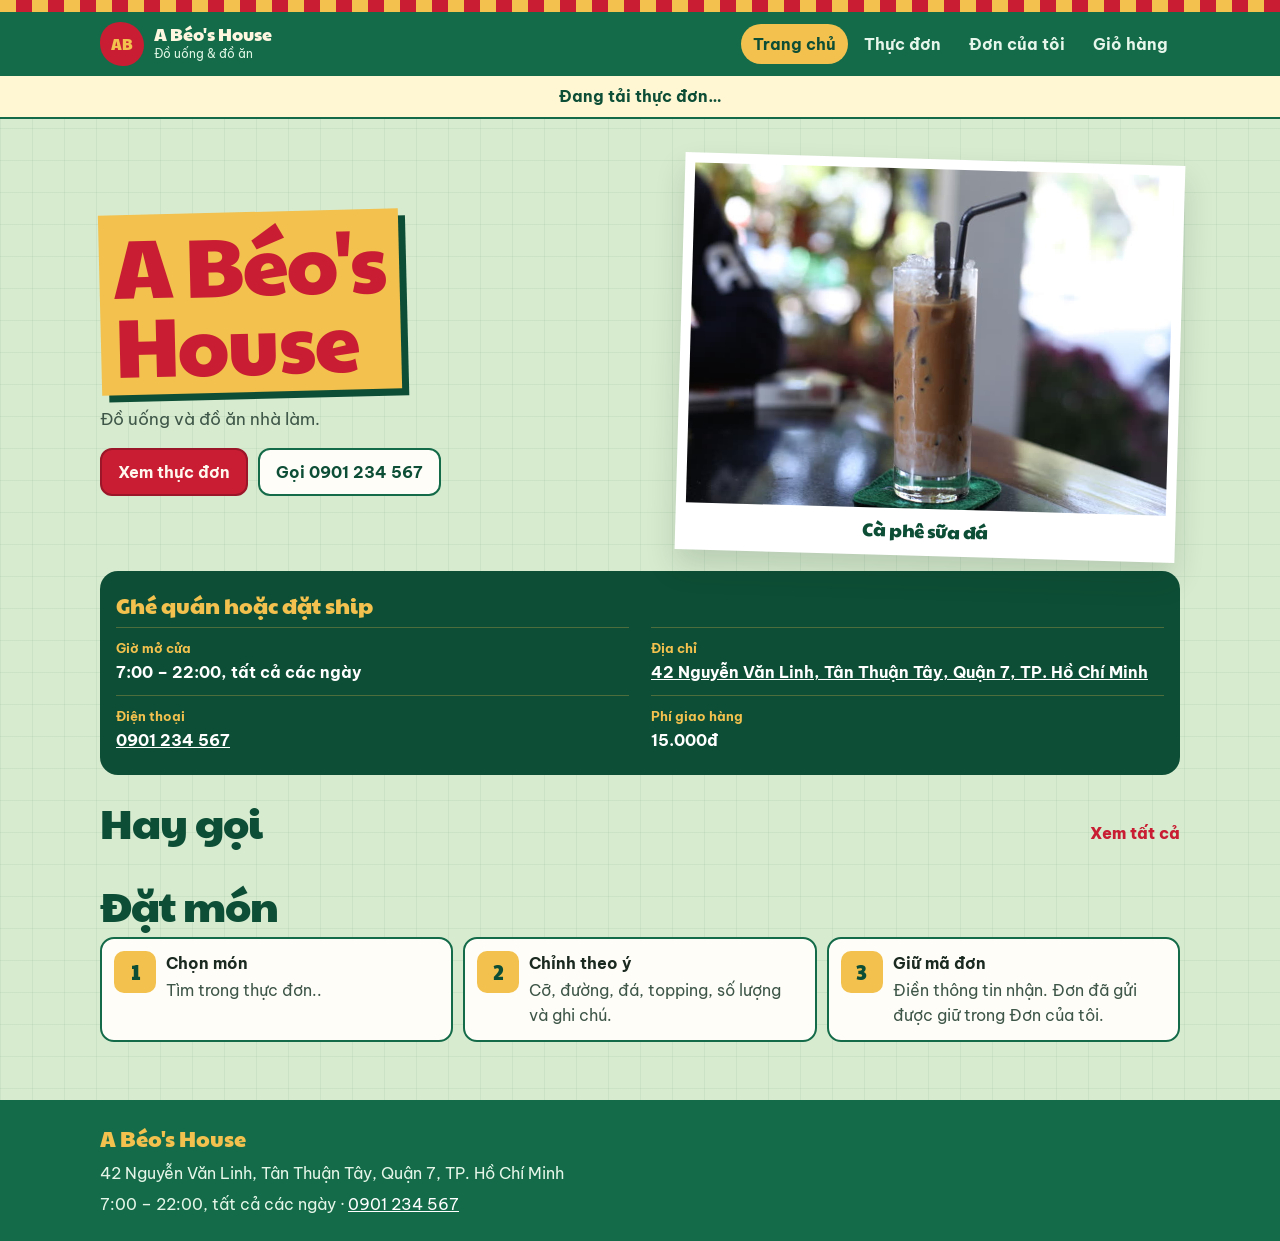
<file: index.html>
<!DOCTYPE html>
<html lang="vi">
<head>
  <meta charset="utf-8">
  <meta name="viewport" content="width=device-width, initial-scale=1">
  <title>A Béo's House — Đồ uống & đồ ăn</title>
  <meta name="description" content="Đặt đồ uống và đồ ăn tại A Béo's House. Quán nhỏ, món nhà làm, giao trong ngày.">
  <meta name="theme-color" content="#146b4a">
  <link rel="icon" href="favicon.svg" type="image/svg+xml">
  <link rel="preconnect" href="https://fonts.googleapis.com">
  <link rel="preconnect" href="https://fonts.gstatic.com" crossorigin>
  <link href="https://fonts.googleapis.com/css2?family=Be+Vietnam+Pro:wght@400;500;600;700&family=Paytone+One&display=swap" rel="stylesheet">
  <link rel="stylesheet" href="css/styles.css?v=20261127l">
</head>
<body data-page="home">
  <a class="skip" href="#main">Tới nội dung</a>
  <header class="site-header">
    <div class="wrap header-inner">
      <a class="brand" href="index.html">
        <span class="brand-mark" aria-hidden="true">AB</span>
        <span>
          <strong>A Béo's House</strong>
          <small>Đồ uống & đồ ăn</small>
        </span>
      </a>
      <nav class="nav" aria-label="Chính">
        <a href="index.html" class="is-active" aria-current="page">Trang chủ</a>
        <a href="menu.html">Thực đơn</a>
        <a href="orders.html">Đơn của tôi <span class="badge is-zero" data-order-count>0</span></a>
        <a href="cart.html">Giỏ hàng <span class="badge is-zero" data-cart-count>0</span></a>
      </nav>
      <a class="header-cart" href="cart.html" aria-label="Giỏ hàng">
        <svg width="22" height="22" viewBox="0 0 24 24" aria-hidden="true" fill="none" stroke="currentColor" stroke-width="2"><path d="M6 7h12l-1 13H7L6 7z"/><path d="M9 7a3 3 0 0 1 6 0"/></svg>
        <span class="badge is-zero" data-cart-count>0</span>
      </a>
    </div>
  </header>
  <main id="main">
    <div class="wrap">
      <section class="hero">
        <div class="sign">
          <h1>A Béo's<br>House</h1>
          <p class="lede" data-bind="tagline">Đồ uống và đồ ăn nhà làm.</p>
          <div class="hero-actions">
            <a class="btn btn-primary" href="menu.html">Xem thực đơn</a>
            <a class="btn btn-ghost" data-bind-phone data-phone-prefix="Gọi" href="tel:+84901234567">Gọi 0901 234 567</a>
          </div>
        </div>
        <figure class="polaroid">
          <img src="img/cf-sua-da.jpg" alt="Cà phê sữa đá" data-bind-src="heroImage">
          <figcaption data-bind="heroCaption">Cà phê sữa đá</figcaption>
        </figure>
      </section>
      <aside class="hero-panel">
          <div class="panel-top">
            <p class="panel-kicker">Ghé quán hoặc đặt ship</p>
          </div>
          <ul class="facts">
            <li>
              <span class="fact-label">Giờ mở cửa</span>
              <strong data-bind="hours">7:00 – 22:00, tất cả các ngày</strong>
            </li>
            <li>
              <span class="fact-label">Địa chỉ</span>
              <strong><a data-bind="address" data-map-link href="https://maps.google.com/?q=42%20Nguy%E1%BB%85n%20V%C4%83n%20Linh%2C%20T%C3%A2n%20Thu%E1%BA%ADn%20T%C3%A2y%2C%20Qu%E1%BA%ADn%207%2C%20TP.%20H%E1%BB%93%20Ch%C3%AD%20Minh">42 Nguyễn Văn Linh, Tân Thuận Tây, Quận 7, TP. Hồ Chí Minh</a></strong>
            </li>
            <li>
              <span class="fact-label">Điện thoại</span>
              <strong><a data-bind-phone data-phone-prefix="" href="tel:+84901234567">0901 234 567</a></strong>
            </li>
            <li>
              <span class="fact-label">Phí giao hàng</span>
              <strong data-bind="deliveryFee">15.000đ</strong>
            </li>
          </ul>
        </aside>

      <section>
        <div class="section-head">
          <h2>Hay gọi</h2>
          <a href="menu.html">Xem tất cả</a>
        </div>
        <div class="grid cols-3" id="featured"></div>
      </section>

      <section>
        <div class="section-head"><h2>Đặt món</h2></div>
        <ol class="steps">
          <li><span class="num">1</span><div><strong>Chọn món</strong><p>Tìm trong thực đơn..</p></div></li>
          <li><span class="num">2</span><div><strong>Chỉnh theo ý</strong><p>Cỡ, đường, đá, topping, số lượng và ghi chú.</p></div></li>
          <li><span class="num">3</span><div><strong>Giữ mã đơn</strong><p>Điền thông tin nhận. Đơn đã gửi được giữ trong Đơn của tôi.</p></div></li>
        </ol>
      </section>
    </div>
  </main>
  <footer class="site-footer">
    <div class="wrap">
      <strong data-bind="name">A Béo's House</strong>
      <p data-bind="address">42 Nguyễn Văn Linh, Tân Thuận Tây, Quận 7, TP. Hồ Chí Minh</p>
      <p><span data-bind="hours">7:00 – 22:00, tất cả các ngày</span> · <a data-bind-phone data-phone-prefix="" href="tel:+84901234567">0901 234 567</a></p>
    </div>
  </footer>
  <nav class="tabbar" aria-label="Di chuyển">
    <a href="index.html" class="is-active" aria-current="page">
      <svg width="22" height="22" viewBox="0 0 24 24" aria-hidden="true" fill="none" stroke="currentColor" stroke-width="2"><path d="M4 10.5 12 4l8 6.5V20a1 1 0 0 1-1 1h-5v-6H10v6H5a1 1 0 0 1-1-1v-9.5z"/></svg>
      Trang chủ
    </a>
    <a href="menu.html">
      <svg width="22" height="22" viewBox="0 0 24 24" aria-hidden="true" fill="none" stroke="currentColor" stroke-width="2"><path d="M6 4h12v16H6z"/><path d="M9 8h6M9 12h6M9 16h4"/></svg>
      Thực đơn
    </a>
    <a href="cart.html">
      <svg width="22" height="22" viewBox="0 0 24 24" aria-hidden="true" fill="none" stroke="currentColor" stroke-width="2"><path d="M6 7h12l-1 13H7L6 7z"/><path d="M9 7a3 3 0 0 1 6 0"/></svg>
      Giỏ <span class="badge is-zero" data-cart-count>0</span>
    </a>
    <a href="orders.html">
      <svg width="22" height="22" viewBox="0 0 24 24" aria-hidden="true" fill="none" stroke="currentColor" stroke-width="2"><path d="M7 3h8l4 4v14H7z"/><path d="M15 3v4h4M9 12h6M9 16h6"/></svg>
      Đơn của tôi <span class="badge is-zero" data-order-count>0</span>
    </a>
  </nav>
  <script src="js/config.js?v=20261127l"></script>
  <script src="js/data.js?v=20261127l"></script>
  <script src="js/sheet-format.js?v=20261127l"></script>
  <script src="js/api.js?v=20261127l"></script>
  <script src="js/app.js?v=20261127l"></script>
</body>
</html>
</file>
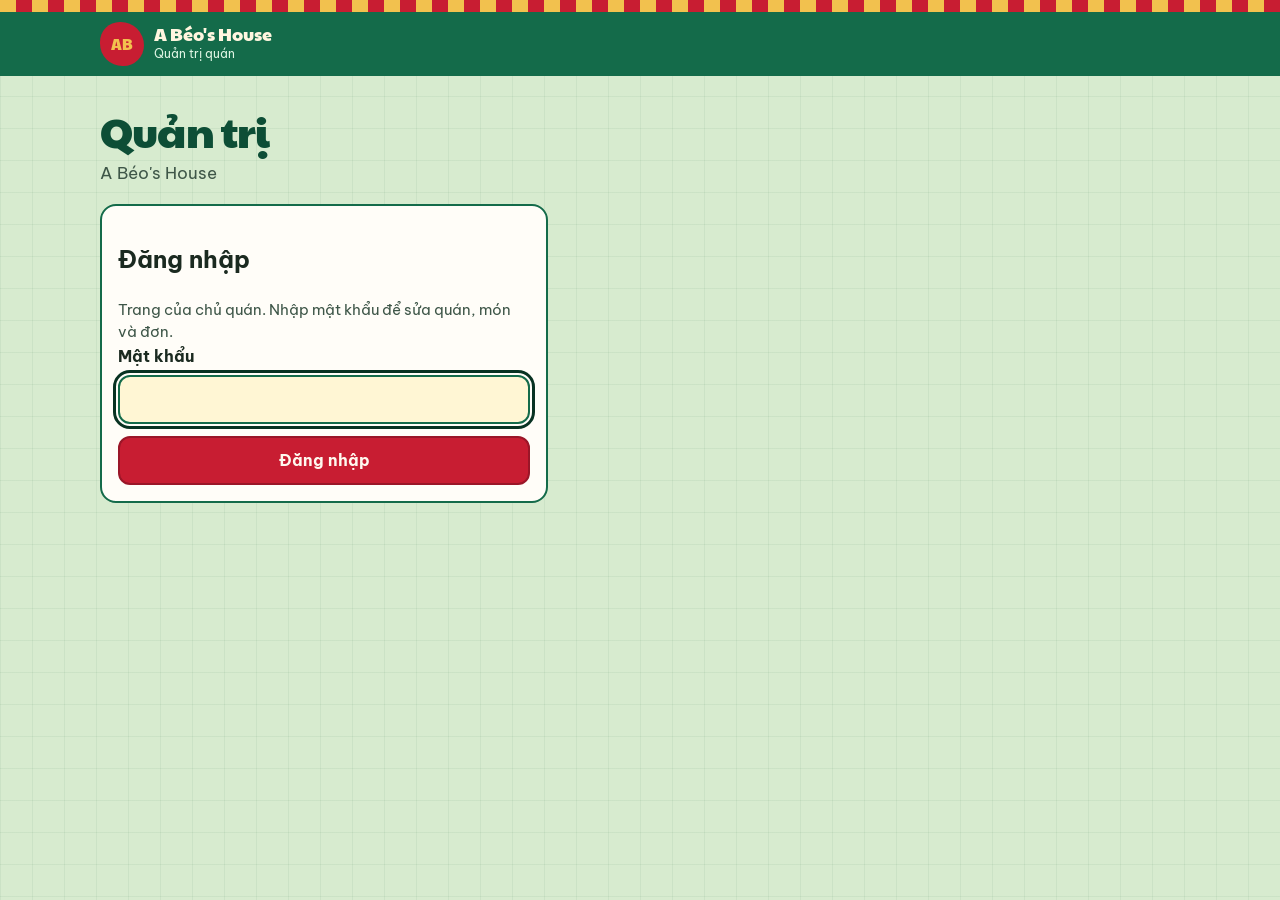
<file: admin.html>
<!DOCTYPE html>
<html lang="vi">
<head>
  <meta charset="utf-8">
  <meta name="viewport" content="width=device-width, initial-scale=1, viewport-fit=cover">
  <title>Quản trị — A Béo's House</title>
  <meta name="robots" content="noindex">
  <meta name="description" content="Trang quản trị của chủ quán A Béo's House.">
  <meta name="theme-color" content="#146b4a">
  <link rel="icon" href="favicon.svg" type="image/svg+xml">
  <link rel="preconnect" href="https://fonts.googleapis.com">
  <link rel="preconnect" href="https://fonts.gstatic.com" crossorigin>
  <link href="https://fonts.googleapis.com/css2?family=Be+Vietnam+Pro:wght@400;500;600;700&family=Paytone+One&display=swap" rel="stylesheet">
  <link rel="stylesheet" href="css/styles.css?v=20261127k">
</head>
<body data-page="admin">
  <a class="skip" href="#main">Tới nội dung</a>
  <header class="site-header">
    <div class="wrap header-inner">
      <a class="brand" href="index.html">
        <span class="brand-mark" aria-hidden="true">AB</span>
        <span>
          <strong>A Béo's House</strong>
          <small>Quản trị quán</small>
        </span>
      </a>
      <button type="button" class="admin-logout" id="admin-logout" hidden>Đăng xuất</button>
    </div>
  </header>
  <main id="main">
    <div class="wrap">
      <div id="admin-app">
        <p class="admin-busy">Đang mở trang quản trị…</p>
      </div>
      <noscript><p class="notice">Bật JavaScript để dùng trang quản trị.</p></noscript>
    </div>
  </main>
  <script src="js/config.js?v=20261127k"></script>
  <script src="js/sheet-format.js?v=20261127k"></script>
  <script src="js/admin.js?v=20261127k"></script>
</body>
</html>
</file>
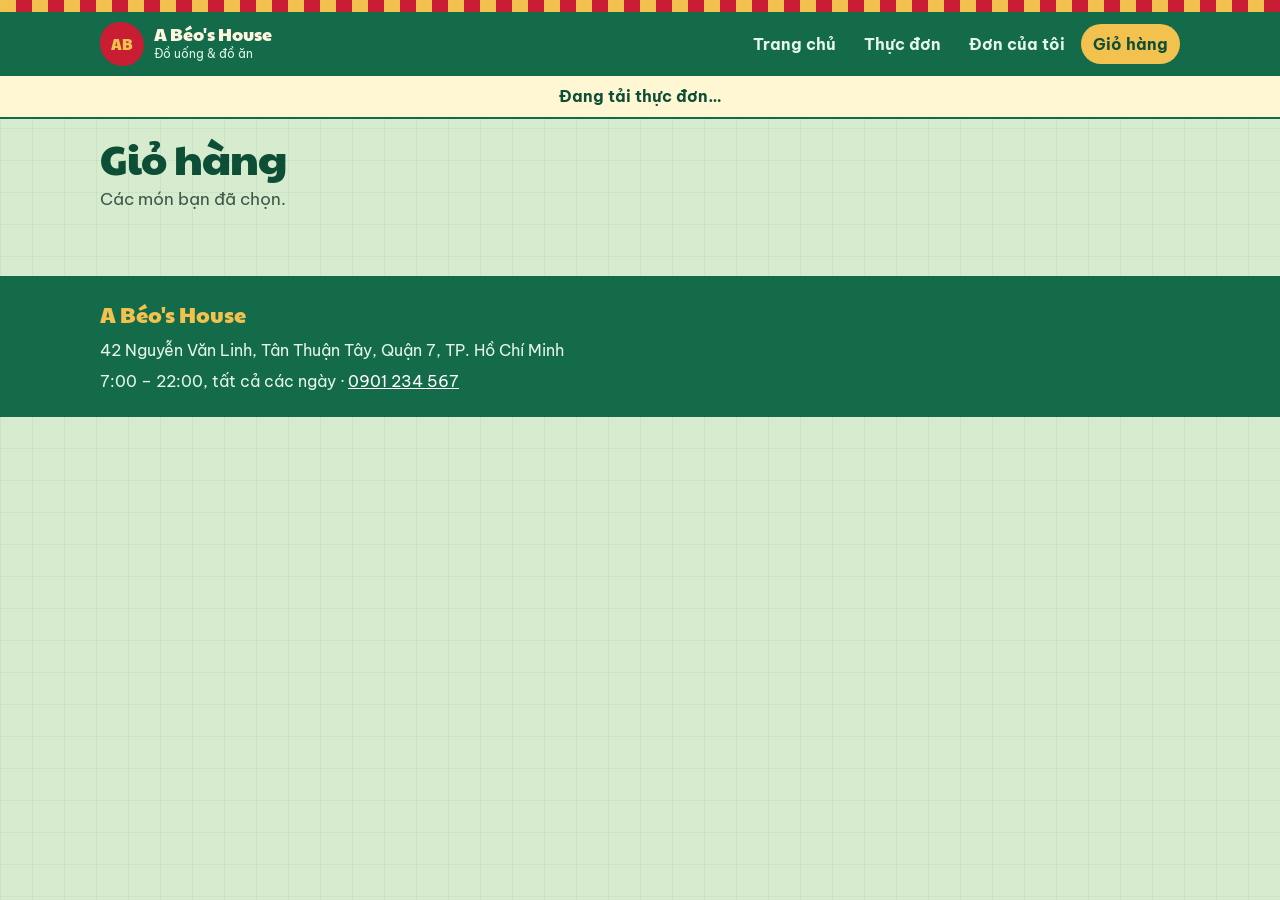
<file: cart.html>
<!DOCTYPE html>
<html lang="vi">
<head>
  <meta charset="utf-8">
  <meta name="viewport" content="width=device-width, initial-scale=1">
  <title>Giỏ hàng — A Béo's House</title>
  <meta name="description" content="Giỏ hàng A Béo's House.">
  <meta name="theme-color" content="#146b4a">
  <link rel="icon" href="favicon.svg" type="image/svg+xml">
  <link rel="preconnect" href="https://fonts.googleapis.com">
  <link rel="preconnect" href="https://fonts.gstatic.com" crossorigin>
  <link href="https://fonts.googleapis.com/css2?family=Be+Vietnam+Pro:wght@400;500;600;700&family=Paytone+One&display=swap" rel="stylesheet">
  <link rel="stylesheet" href="css/styles.css?v=20261127l">
</head>
<body data-page="cart">
  <a class="skip" href="#main">Tới nội dung</a>
  <header class="site-header">
    <div class="wrap header-inner">
      <a class="brand" href="index.html">
        <span class="brand-mark" aria-hidden="true">AB</span>
        <span>
          <strong>A Béo's House</strong>
          <small>Đồ uống & đồ ăn</small>
        </span>
      </a>
      <nav class="nav" aria-label="Chính">
        <a href="index.html">Trang chủ</a>
        <a href="menu.html">Thực đơn</a>
        <a href="orders.html">Đơn của tôi <span class="badge is-zero" data-order-count>0</span></a>
        <a href="cart.html" class="is-active" aria-current="page">Giỏ hàng <span class="badge is-zero" data-cart-count>0</span></a>
      </nav>
      <a class="header-cart" href="cart.html" aria-label="Giỏ hàng">
        <svg width="22" height="22" viewBox="0 0 24 24" aria-hidden="true" fill="none" stroke="currentColor" stroke-width="2"><path d="M6 7h12l-1 13H7L6 7z"/><path d="M9 7a3 3 0 0 1 6 0"/></svg>
        <span class="badge is-zero" data-cart-count>0</span>
      </a>
    </div>
  </header>
  <main id="main">
    <div class="wrap">
      <header class="page-intro">
        <h1>Giỏ hàng</h1>
        <p id="cart-lead">Các món bạn đã chọn.</p>
      </header>
      <div id="cart-app"></div>
    </div>
  </main>
  <footer class="site-footer">
    <div class="wrap">
      <strong data-bind="name">A Béo's House</strong>
      <p data-bind="address">42 Nguyễn Văn Linh, Tân Thuận Tây, Quận 7, TP. Hồ Chí Minh</p>
      <p><span data-bind="hours">7:00 – 22:00, tất cả các ngày</span> · <a data-bind-phone data-phone-prefix="" href="tel:+84901234567">0901 234 567</a></p>
    </div>
  </footer>
  <nav class="tabbar" aria-label="Di chuyển">
    <a href="index.html">
      <svg width="22" height="22" viewBox="0 0 24 24" aria-hidden="true" fill="none" stroke="currentColor" stroke-width="2"><path d="M4 10.5 12 4l8 6.5V20a1 1 0 0 1-1 1h-5v-6H10v6H5a1 1 0 0 1-1-1v-9.5z"/></svg>
      Trang chủ
    </a>
    <a href="menu.html">
      <svg width="22" height="22" viewBox="0 0 24 24" aria-hidden="true" fill="none" stroke="currentColor" stroke-width="2"><path d="M6 4h12v16H6z"/><path d="M9 8h6M9 12h6M9 16h4"/></svg>
      Thực đơn
    </a>
    <a href="cart.html" class="is-active" aria-current="page">
      <svg width="22" height="22" viewBox="0 0 24 24" aria-hidden="true" fill="none" stroke="currentColor" stroke-width="2"><path d="M6 7h12l-1 13H7L6 7z"/><path d="M9 7a3 3 0 0 1 6 0"/></svg>
      Giỏ <span class="badge is-zero" data-cart-count>0</span>
    </a>
    <a href="orders.html">
      <svg width="22" height="22" viewBox="0 0 24 24" aria-hidden="true" fill="none" stroke="currentColor" stroke-width="2"><path d="M7 3h8l4 4v14H7z"/><path d="M15 3v4h4M9 12h6M9 16h6"/></svg>
      Đơn của tôi <span class="badge is-zero" data-order-count>0</span>
    </a>
  </nav>
  <script src="js/config.js?v=20261127l"></script>
  <script src="js/data.js?v=20261127l"></script>
  <script src="js/sheet-format.js?v=20261127l"></script>
  <script src="js/api.js?v=20261127l"></script>
  <script src="js/app.js?v=20261127l"></script>
</body>
</html>
</file>
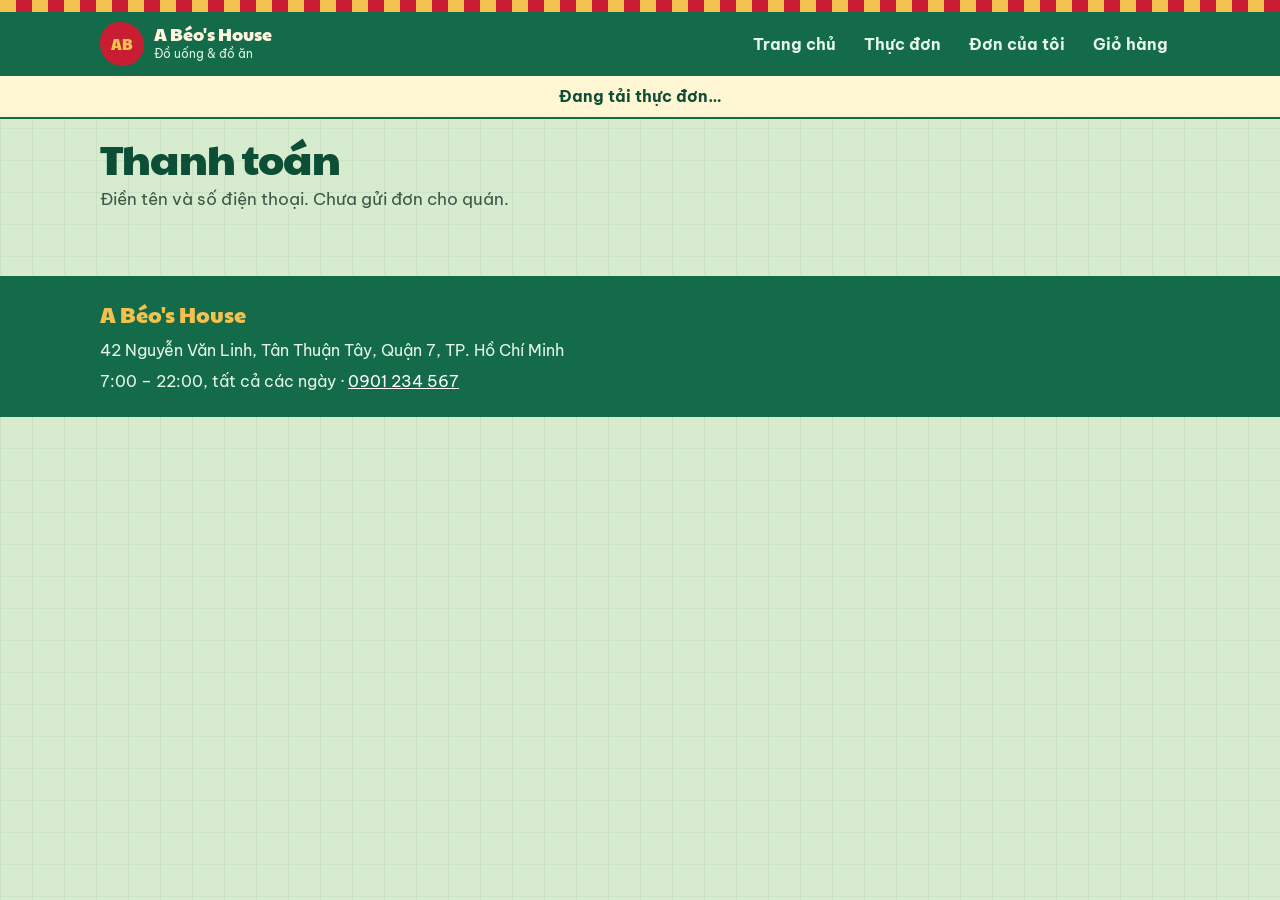
<file: checkout.html>
<!DOCTYPE html>
<html lang="vi">
<head>
  <meta charset="utf-8">
  <meta name="viewport" content="width=device-width, initial-scale=1">
  <title>Thanh toán — A Béo's House</title>
  <meta name="description" content="Điền thông tin nhận món tại A Béo's House.">
  <meta name="theme-color" content="#146b4a">
  <link rel="icon" href="favicon.svg" type="image/svg+xml">
  <link rel="preconnect" href="https://fonts.googleapis.com">
  <link rel="preconnect" href="https://fonts.gstatic.com" crossorigin>
  <link href="https://fonts.googleapis.com/css2?family=Be+Vietnam+Pro:wght@400;500;600;700&family=Paytone+One&display=swap" rel="stylesheet">
  <link rel="stylesheet" href="css/styles.css?v=20261127l">
</head>
<body data-page="checkout">
  <a class="skip" href="#main">Tới nội dung</a>
  <header class="site-header">
    <div class="wrap header-inner">
      <a class="brand" href="index.html">
        <span class="brand-mark" aria-hidden="true">AB</span>
        <span>
          <strong>A Béo's House</strong>
          <small>Đồ uống & đồ ăn</small>
        </span>
      </a>
      <nav class="nav" aria-label="Chính">
        <a href="index.html">Trang chủ</a>
        <a href="menu.html">Thực đơn</a>
        <a href="orders.html">Đơn của tôi <span class="badge is-zero" data-order-count>0</span></a>
        <a href="cart.html">Giỏ hàng <span class="badge is-zero" data-cart-count>0</span></a>
      </nav>
      <a class="header-cart" href="cart.html" aria-label="Giỏ hàng">
        <svg width="22" height="22" viewBox="0 0 24 24" aria-hidden="true" fill="none" stroke="currentColor" stroke-width="2"><path d="M6 7h12l-1 13H7L6 7z"/><path d="M9 7a3 3 0 0 1 6 0"/></svg>
        <span class="badge is-zero" data-cart-count>0</span>
      </a>
    </div>
  </header>
  <main id="main">
    <div class="wrap">
      <header class="page-intro">
        <h1>Thanh toán</h1>
        <p>Điền tên và số điện thoại. Chưa gửi đơn cho quán.</p>
      </header>
      <div id="checkout-app"></div>
    </div>
  </main>
  <footer class="site-footer">
    <div class="wrap">
      <strong data-bind="name">A Béo's House</strong>
      <p data-bind="address">42 Nguyễn Văn Linh, Tân Thuận Tây, Quận 7, TP. Hồ Chí Minh</p>
      <p><span data-bind="hours">7:00 – 22:00, tất cả các ngày</span> · <a data-bind-phone data-phone-prefix="" href="tel:+84901234567">0901 234 567</a></p>
    </div>
  </footer>
  <nav class="tabbar" aria-label="Di chuyển">
    <a href="index.html">
      <svg width="22" height="22" viewBox="0 0 24 24" aria-hidden="true" fill="none" stroke="currentColor" stroke-width="2"><path d="M4 10.5 12 4l8 6.5V20a1 1 0 0 1-1 1h-5v-6H10v6H5a1 1 0 0 1-1-1v-9.5z"/></svg>
      Trang chủ
    </a>
    <a href="menu.html">
      <svg width="22" height="22" viewBox="0 0 24 24" aria-hidden="true" fill="none" stroke="currentColor" stroke-width="2"><path d="M6 4h12v16H6z"/><path d="M9 8h6M9 12h6M9 16h4"/></svg>
      Thực đơn
    </a>
    <a href="cart.html">
      <svg width="22" height="22" viewBox="0 0 24 24" aria-hidden="true" fill="none" stroke="currentColor" stroke-width="2"><path d="M6 7h12l-1 13H7L6 7z"/><path d="M9 7a3 3 0 0 1 6 0"/></svg>
      Giỏ <span class="badge is-zero" data-cart-count>0</span>
    </a>
    <a href="orders.html">
      <svg width="22" height="22" viewBox="0 0 24 24" aria-hidden="true" fill="none" stroke="currentColor" stroke-width="2"><path d="M7 3h8l4 4v14H7z"/><path d="M15 3v4h4M9 12h6M9 16h6"/></svg>
      Đơn của tôi <span class="badge is-zero" data-order-count>0</span>
    </a>
  </nav>
  <script src="js/config.js?v=20261127l"></script>
  <script src="js/data.js?v=20261127l"></script>
  <script src="js/sheet-format.js?v=20261127l"></script>
  <script src="js/api.js?v=20261127l"></script>
  <script src="js/app.js?v=20261127l"></script>
</body>
</html>
</file>
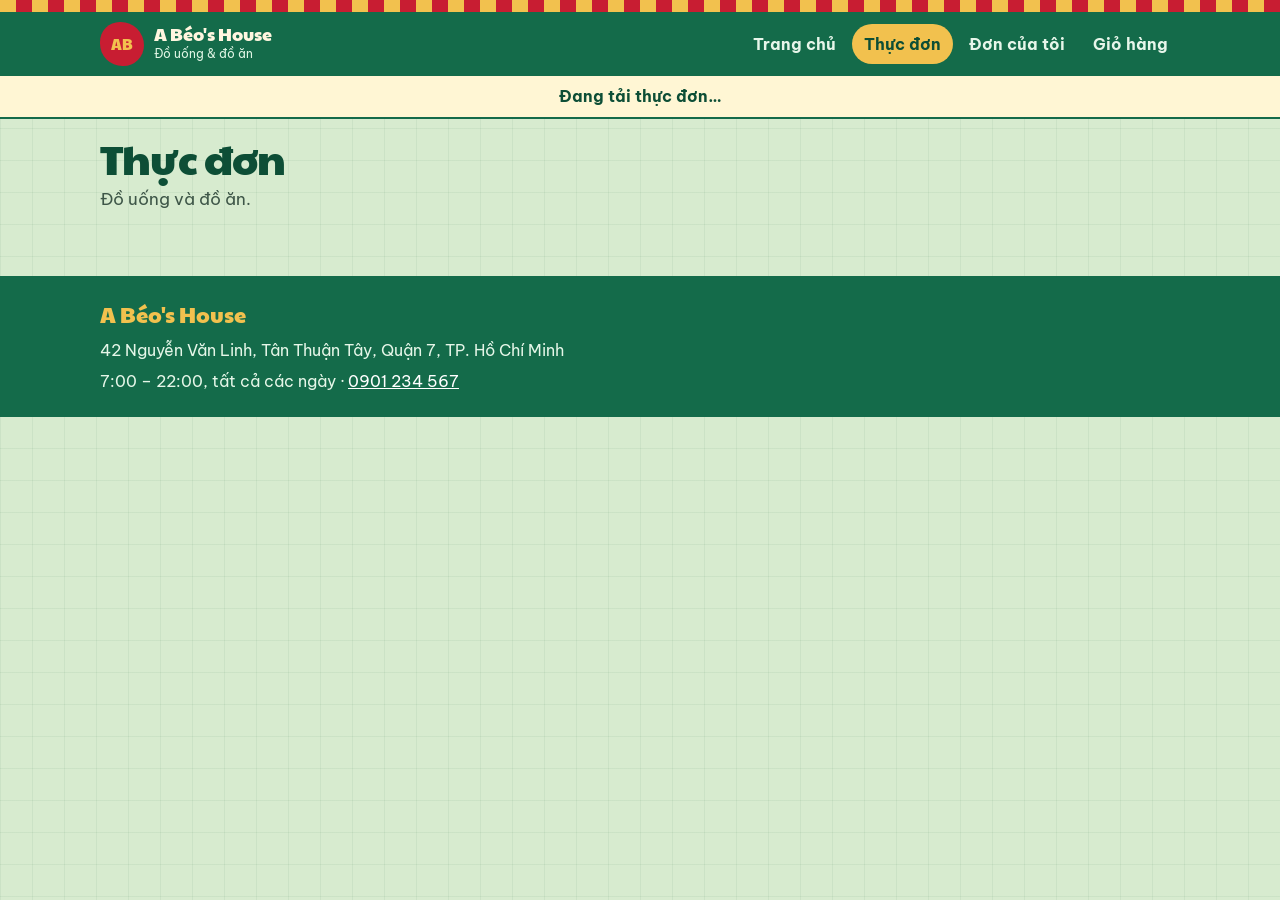
<file: menu.html>
<!DOCTYPE html>
<html lang="vi">
<head>
  <meta charset="utf-8">
  <meta name="viewport" content="width=device-width, initial-scale=1">
  <title>Thực đơn — A Béo's House</title>
  <meta name="description" content="Thực đơn đồ uống và đồ ăn tại A Béo's House. Tìm không cần dấu, chọn cỡ, đường, đá và topping.">
  <meta name="theme-color" content="#146b4a">
  <link rel="icon" href="favicon.svg" type="image/svg+xml">
  <link rel="preconnect" href="https://fonts.googleapis.com">
  <link rel="preconnect" href="https://fonts.gstatic.com" crossorigin>
  <link href="https://fonts.googleapis.com/css2?family=Be+Vietnam+Pro:wght@400;500;600;700&family=Paytone+One&display=swap" rel="stylesheet">
  <link rel="stylesheet" href="css/styles.css?v=20261127l">
</head>
<body data-page="menu">
  <a class="skip" href="#main">Tới nội dung</a>
  <header class="site-header">
    <div class="wrap header-inner">
      <a class="brand" href="index.html">
        <span class="brand-mark" aria-hidden="true">AB</span>
        <span>
          <strong>A Béo's House</strong>
          <small>Đồ uống & đồ ăn</small>
        </span>
      </a>
      <nav class="nav" aria-label="Chính">
        <a href="index.html">Trang chủ</a>
        <a href="menu.html" class="is-active" aria-current="page">Thực đơn</a>
        <a href="orders.html">Đơn của tôi <span class="badge is-zero" data-order-count>0</span></a>
        <a href="cart.html">Giỏ hàng <span class="badge is-zero" data-cart-count>0</span></a>
      </nav>
      <a class="header-cart" href="cart.html" aria-label="Giỏ hàng">
        <svg width="22" height="22" viewBox="0 0 24 24" aria-hidden="true" fill="none" stroke="currentColor" stroke-width="2"><path d="M6 7h12l-1 13H7L6 7z"/><path d="M9 7a3 3 0 0 1 6 0"/></svg>
        <span class="badge is-zero" data-cart-count>0</span>
      </a>
    </div>
  </header>
  <main id="main">
    <div class="wrap">
      <header class="page-intro">
        <h1>Thực đơn</h1>
        <p>Đồ uống và đồ ăn.</p>
      </header>
      <div id="menu-app"></div>
    </div>
  </main>
  <footer class="site-footer">
    <div class="wrap">
      <strong data-bind="name">A Béo's House</strong>
      <p data-bind="address">42 Nguyễn Văn Linh, Tân Thuận Tây, Quận 7, TP. Hồ Chí Minh</p>
      <p><span data-bind="hours">7:00 – 22:00, tất cả các ngày</span> · <a data-bind-phone data-phone-prefix="" href="tel:+84901234567">0901 234 567</a></p>
    </div>
  </footer>
  <nav class="tabbar" aria-label="Di chuyển">
    <a href="index.html">
      <svg width="22" height="22" viewBox="0 0 24 24" aria-hidden="true" fill="none" stroke="currentColor" stroke-width="2"><path d="M4 10.5 12 4l8 6.5V20a1 1 0 0 1-1 1h-5v-6H10v6H5a1 1 0 0 1-1-1v-9.5z"/></svg>
      Trang chủ
    </a>
    <a href="menu.html" class="is-active" aria-current="page">
      <svg width="22" height="22" viewBox="0 0 24 24" aria-hidden="true" fill="none" stroke="currentColor" stroke-width="2"><path d="M6 4h12v16H6z"/><path d="M9 8h6M9 12h6M9 16h4"/></svg>
      Thực đơn
    </a>
    <a href="cart.html">
      <svg width="22" height="22" viewBox="0 0 24 24" aria-hidden="true" fill="none" stroke="currentColor" stroke-width="2"><path d="M6 7h12l-1 13H7L6 7z"/><path d="M9 7a3 3 0 0 1 6 0"/></svg>
      Giỏ <span class="badge is-zero" data-cart-count>0</span>
    </a>
    <a href="orders.html">
      <svg width="22" height="22" viewBox="0 0 24 24" aria-hidden="true" fill="none" stroke="currentColor" stroke-width="2"><path d="M7 3h8l4 4v14H7z"/><path d="M15 3v4h4M9 12h6M9 16h6"/></svg>
      Đơn của tôi <span class="badge is-zero" data-order-count>0</span>
    </a>
  </nav>
  <script src="js/config.js?v=20261127l"></script>
  <script src="js/data.js?v=20261127l"></script>
  <script src="js/sheet-format.js?v=20261127l"></script>
  <script src="js/api.js?v=20261127l"></script>
  <script src="js/app.js?v=20261127l"></script>
</body>
</html>
</file>
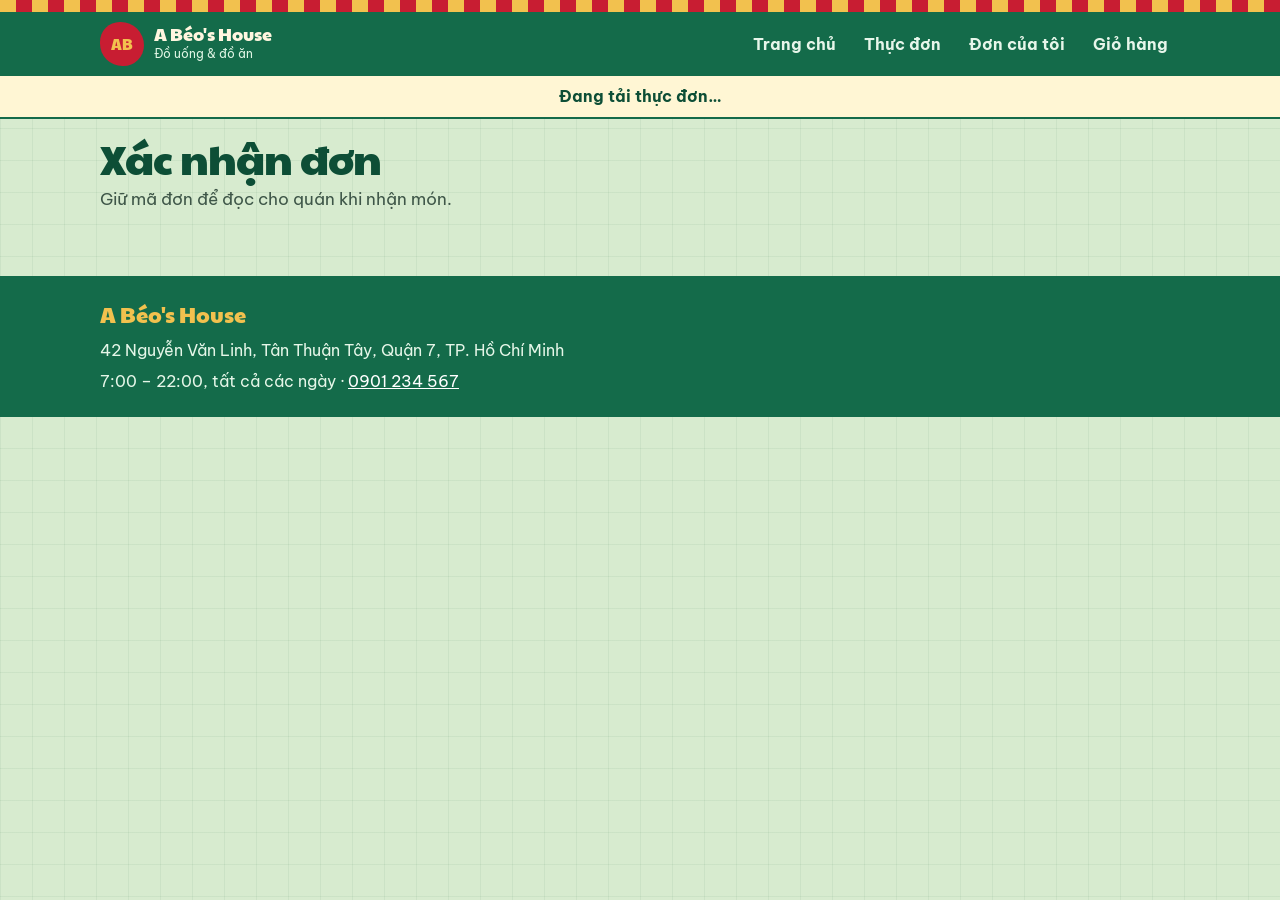
<file: order.html>
<!DOCTYPE html>
<html lang="vi">
<head>
  <meta charset="utf-8">
  <meta name="viewport" content="width=device-width, initial-scale=1">
  <title>Đơn hàng — A Béo's House</title>
  <meta name="description" content="Xác nhận đơn hàng A Béo's House.">
  <meta name="theme-color" content="#146b4a">
  <link rel="icon" href="favicon.svg" type="image/svg+xml">
  <link rel="preconnect" href="https://fonts.googleapis.com">
  <link rel="preconnect" href="https://fonts.gstatic.com" crossorigin>
  <link href="https://fonts.googleapis.com/css2?family=Be+Vietnam+Pro:wght@400;500;600;700&family=Paytone+One&display=swap" rel="stylesheet">
  <link rel="stylesheet" href="css/styles.css?v=20261127l">
</head>
<body data-page="order">
  <a class="skip" href="#main">Tới nội dung</a>
  <header class="site-header">
    <div class="wrap header-inner">
      <a class="brand" href="index.html">
        <span class="brand-mark" aria-hidden="true">AB</span>
        <span>
          <strong>A Béo's House</strong>
          <small>Đồ uống & đồ ăn</small>
        </span>
      </a>
      <nav class="nav" aria-label="Chính">
        <a href="index.html">Trang chủ</a>
        <a href="menu.html">Thực đơn</a>
        <a href="orders.html">Đơn của tôi <span class="badge is-zero" data-order-count>0</span></a>
        <a href="cart.html">Giỏ hàng <span class="badge is-zero" data-cart-count>0</span></a>
      </nav>
      <a class="header-cart" href="cart.html" aria-label="Giỏ hàng">
        <svg width="22" height="22" viewBox="0 0 24 24" aria-hidden="true" fill="none" stroke="currentColor" stroke-width="2"><path d="M6 7h12l-1 13H7L6 7z"/><path d="M9 7a3 3 0 0 1 6 0"/></svg>
        <span class="badge is-zero" data-cart-count>0</span>
      </a>
    </div>
  </header>
  <main id="main">
    <div class="wrap">
      <header class="page-intro">
        <h1>Xác nhận đơn</h1>
        <p>Giữ mã đơn để đọc cho quán khi nhận món.</p>
      </header>
      <div id="order-app"></div>
    </div>
  </main>
  <footer class="site-footer">
    <div class="wrap">
      <strong data-bind="name">A Béo's House</strong>
      <p data-bind="address">42 Nguyễn Văn Linh, Tân Thuận Tây, Quận 7, TP. Hồ Chí Minh</p>
      <p><span data-bind="hours">7:00 – 22:00, tất cả các ngày</span> · <a data-bind-phone data-phone-prefix="" href="tel:+84901234567">0901 234 567</a></p>
    </div>
  </footer>
  <nav class="tabbar" aria-label="Di chuyển">
    <a href="index.html">
      <svg width="22" height="22" viewBox="0 0 24 24" aria-hidden="true" fill="none" stroke="currentColor" stroke-width="2"><path d="M4 10.5 12 4l8 6.5V20a1 1 0 0 1-1 1h-5v-6H10v6H5a1 1 0 0 1-1-1v-9.5z"/></svg>
      Trang chủ
    </a>
    <a href="menu.html">
      <svg width="22" height="22" viewBox="0 0 24 24" aria-hidden="true" fill="none" stroke="currentColor" stroke-width="2"><path d="M6 4h12v16H6z"/><path d="M9 8h6M9 12h6M9 16h4"/></svg>
      Thực đơn
    </a>
    <a href="cart.html">
      <svg width="22" height="22" viewBox="0 0 24 24" aria-hidden="true" fill="none" stroke="currentColor" stroke-width="2"><path d="M6 7h12l-1 13H7L6 7z"/><path d="M9 7a3 3 0 0 1 6 0"/></svg>
      Giỏ <span class="badge is-zero" data-cart-count>0</span>
    </a>
    <a href="orders.html">
      <svg width="22" height="22" viewBox="0 0 24 24" aria-hidden="true" fill="none" stroke="currentColor" stroke-width="2"><path d="M7 3h8l4 4v14H7z"/><path d="M15 3v4h4M9 12h6M9 16h6"/></svg>
      Đơn của tôi <span class="badge is-zero" data-order-count>0</span>
    </a>
  </nav>
  <script src="js/config.js?v=20261127l"></script>
  <script src="js/data.js?v=20261127l"></script>
  <script src="js/sheet-format.js?v=20261127l"></script>
  <script src="js/api.js?v=20261127l"></script>
  <script src="js/app.js?v=20261127l"></script>
</body>
</html>
</file>
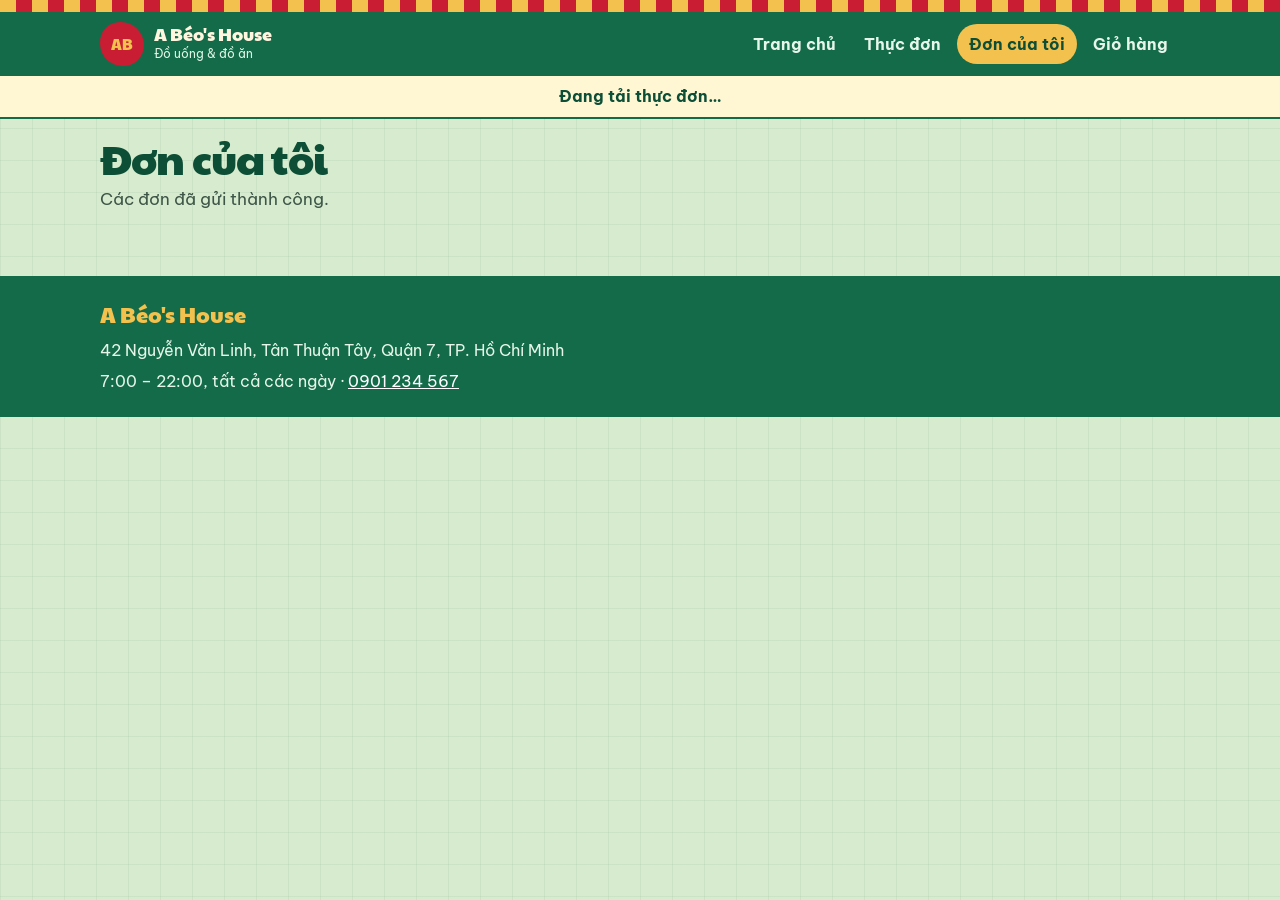
<file: orders.html>
<!DOCTYPE html>
<html lang="vi">
<head>
  <meta charset="utf-8">
  <meta name="viewport" content="width=device-width, initial-scale=1">
  <title>Đơn của tôi — A Béo's House</title>
  <meta name="description" content="Các đơn đã đặt tại A Béo's House.">
  <meta name="theme-color" content="#146b4a">
  <link rel="icon" href="favicon.svg" type="image/svg+xml">
  <link rel="preconnect" href="https://fonts.googleapis.com">
  <link rel="preconnect" href="https://fonts.gstatic.com" crossorigin>
  <link href="https://fonts.googleapis.com/css2?family=Be+Vietnam+Pro:wght@400;500;600;700&family=Paytone+One&display=swap" rel="stylesheet">
  <link rel="stylesheet" href="css/styles.css?v=20261127l">
</head>
<body data-page="orders">
  <a class="skip" href="#main">Tới nội dung</a>
  <header class="site-header">
    <div class="wrap header-inner">
      <a class="brand" href="index.html">
        <span class="brand-mark" aria-hidden="true">AB</span>
        <span>
          <strong>A Béo's House</strong>
          <small>Đồ uống & đồ ăn</small>
        </span>
      </a>
      <nav class="nav" aria-label="Chính">
        <a href="index.html">Trang chủ</a>
        <a href="menu.html">Thực đơn</a>
        <a href="orders.html" class="is-active" aria-current="page">Đơn của tôi <span class="badge is-zero" data-order-count>0</span></a>
        <a href="cart.html">Giỏ hàng <span class="badge is-zero" data-cart-count>0</span></a>
      </nav>
      <a class="header-cart" href="cart.html" aria-label="Giỏ hàng">
        <svg width="22" height="22" viewBox="0 0 24 24" aria-hidden="true" fill="none" stroke="currentColor" stroke-width="2"><path d="M6 7h12l-1 13H7L6 7z"/><path d="M9 7a3 3 0 0 1 6 0"/></svg>
        <span class="badge is-zero" data-cart-count>0</span>
      </a>
    </div>
  </header>
  <main id="main">
    <div class="wrap">
      <header class="page-intro">
        <h1>Đơn của tôi</h1>
        <p id="orders-lead">Các đơn đã gửi thành công.</p>
      </header>
      <div id="orders-app"></div>
    </div>
  </main>
  <footer class="site-footer">
    <div class="wrap">
      <strong data-bind="name">A Béo's House</strong>
      <p data-bind="address">42 Nguyễn Văn Linh, Tân Thuận Tây, Quận 7, TP. Hồ Chí Minh</p>
      <p><span data-bind="hours">7:00 – 22:00, tất cả các ngày</span> · <a data-bind-phone data-phone-prefix="" href="tel:+84901234567">0901 234 567</a></p>
    </div>
  </footer>
  <nav class="tabbar" aria-label="Di chuyển">
    <a href="index.html">
      <svg width="22" height="22" viewBox="0 0 24 24" aria-hidden="true" fill="none" stroke="currentColor" stroke-width="2"><path d="M4 10.5 12 4l8 6.5V20a1 1 0 0 1-1 1h-5v-6H10v6H5a1 1 0 0 1-1-1v-9.5z"/></svg>
      Trang chủ
    </a>
    <a href="menu.html">
      <svg width="22" height="22" viewBox="0 0 24 24" aria-hidden="true" fill="none" stroke="currentColor" stroke-width="2"><path d="M6 4h12v16H6z"/><path d="M9 8h6M9 12h6M9 16h4"/></svg>
      Thực đơn
    </a>
    <a href="cart.html">
      <svg width="22" height="22" viewBox="0 0 24 24" aria-hidden="true" fill="none" stroke="currentColor" stroke-width="2"><path d="M6 7h12l-1 13H7L6 7z"/><path d="M9 7a3 3 0 0 1 6 0"/></svg>
      Giỏ <span class="badge is-zero" data-cart-count>0</span>
    </a>
    <a href="orders.html" class="is-active" aria-current="page">
      <svg width="22" height="22" viewBox="0 0 24 24" aria-hidden="true" fill="none" stroke="currentColor" stroke-width="2"><path d="M7 3h8l4 4v14H7z"/><path d="M15 3v4h4M9 12h6M9 16h6"/></svg>
      Đơn của tôi <span class="badge is-zero" data-order-count>0</span>
    </a>
  </nav>
  <script src="js/config.js?v=20261127l"></script>
  <script src="js/data.js?v=20261127l"></script>
  <script src="js/sheet-format.js?v=20261127l"></script>
  <script src="js/api.js?v=20261127l"></script>
  <script src="js/app.js?v=20261127l"></script>
</body>
</html>
</file>
<file: css/styles.css>
:root {
  --tile: #d7ebcf;
  --ink: #1b2a20;
  --muted: #3e5648;
  --stool: #c81d32;
  --stool-deep: #9a1628;
  --awning: #f2c14e;
  --enamel: #146b4a;
  --enamel-deep: #0d4e36;
  --paper: #fffdf8;
  --slip: #fff6d4;
  --line: rgba(13, 78, 54, 0.22);
  --font: "Be Vietnam Pro", "Noto Sans", sans-serif;
  --display: "Paytone One", "Be Vietnam Pro", sans-serif;
  --tab-h: 68px;
  color-scheme: light;
}

* { box-sizing: border-box; }

[hidden] { display: none !important; }

html { scroll-behavior: smooth; }

body {
  margin: 0;
  min-height: 100vh;
  font-family: var(--font);
  font-size: 16px;
  line-height: 1.55;
  color: var(--ink);
  background-color: var(--tile);
  background-image:
    linear-gradient(rgba(20, 90, 50, 0.06) 1px, transparent 1px),
    linear-gradient(90deg, rgba(20, 90, 50, 0.06) 1px, transparent 1px);
  background-size: 32px 32px;
  padding-bottom: var(--tab-h);
}

img, svg { display: block; max-width: 100%; }

button, input, textarea, select { font: inherit; color: inherit; }

button, .btn, .chip, .choice, .add-btn, .text-btn, .option-card { cursor: pointer; }

a { color: inherit; }

h1, h2, h3, p { overflow-wrap: anywhere; }

.skip {
  position: absolute;
  left: 12px;
  top: -48px;
  background: var(--paper);
  padding: 8px 12px;
  border-radius: 8px;
  z-index: 80;
}

.skip:focus { top: 12px; }

.wrap {
  width: min(1080px, calc(100% - 32px));
  margin-inline: auto;
}

.site-header {
  position: sticky;
  top: 0;
  z-index: 20;
  background: var(--enamel);
  color: #f4ffe9;
}

.site-header::before {
  content: "";
  display: block;
  height: 12px;
  background: repeating-linear-gradient(90deg, var(--awning) 0 16px, var(--stool) 16px 32px);
}

.header-inner {
  display: flex;
  align-items: center;
  justify-content: space-between;
  gap: 12px;
  min-height: 64px;
}

.brand {
  display: flex;
  align-items: center;
  gap: 10px;
  text-decoration: none;
  min-width: 0;
}

.brand-mark {
  width: 44px;
  height: 44px;
  flex: 0 0 auto;
  display: grid;
  place-items: center;
  overflow: hidden;
  border-radius: 46% 54% 48% 52%;
  background: var(--stool);
  color: var(--awning);
  font-family: var(--display);
  font-size: 0.95rem;
}

.brand-logo {
  width: 100%;
  height: 100%;
  object-fit: cover;
  border-radius: inherit;
}

.brand strong {
  display: block;
  font-family: var(--display);
  font-weight: 400;
  font-size: 1.15rem;
  line-height: 1;
  color: #fff6df;
}

.brand small {
  display: block;
  margin-top: 2px;
  color: #dff5e4;
  font-size: 0.75rem;
}

.nav { display: none; }

.nav a {
  text-decoration: none;
  padding: 8px 12px;
  border-radius: 999px;
  color: #e7f6ea;
  font-weight: 650;
}

.nav a.is-active,
.nav a:hover {
  background: var(--awning);
  color: var(--enamel-deep);
}

.header-cart {
  position: relative;
  width: 44px;
  height: 44px;
  border-radius: 50%;
  display: grid;
  place-items: center;
  background: var(--stool);
  color: #fff8ef;
  text-decoration: none;
}

.badge {
  min-width: 18px;
  height: 18px;
  padding: 0 5px;
  border-radius: 999px;
  background: var(--awning);
  color: var(--ink);
  font-size: 0.7rem;
  font-weight: 700;
  display: inline-grid;
  place-items: center;
}

.header-cart .badge {
  position: absolute;
  top: -4px;
  right: -4px;
}

.badge.is-zero { display: none; }

.tabbar {
  position: fixed;
  left: 0;
  right: 0;
  bottom: 0;
  z-index: 20;
  display: grid;
  grid-template-columns: repeat(4, 1fr);
  background: var(--enamel-deep);
  border-top: 4px solid var(--awning);
  padding: 6px 8px calc(6px + env(safe-area-inset-bottom));
}

.tabbar a {
  text-decoration: none;
  text-align: center;
  font-size: 0.68rem;
  font-weight: 700;
  line-height: 1.15;
  color: #d9f3df;
  padding: 6px 2px 4px;
  border-radius: 12px;
}

.tabbar a { position: relative; }

.tabbar a svg { margin: 0 auto 2px; }

.tabbar .badge {
  position: absolute;
  top: 0;
  right: 6px;
  margin-left: 0;
}

.tabbar a.is-active {
  background: var(--awning);
  color: var(--enamel-deep);
}

.tabbar .badge { margin-left: 3px; }

main { padding-bottom: 28px; }

.hero {
  display: grid;
  gap: 18px;
  padding: 22px 0 8px;
  align-items: center;
}

h1, .page-intro h1, .section-head h2, .summary h2, .order-code {
  font-family: var(--display);
  font-weight: 400;
  letter-spacing: -0.02em;
  line-height: 0.95;
}

.sign h1 {
  display: inline-block;
  margin: 0 0 14px;
  padding: 10px 14px 12px;
  background: var(--awning);
  color: var(--stool);
  font-size: clamp(2.8rem, 13vw, 5.2rem);
  box-shadow: 7px 7px 0 var(--enamel-deep);
  transform: rotate(-1.4deg);
}

.lede, .page-intro p {
  margin: 0;
  max-width: 38rem;
  color: var(--muted);
  font-size: 1.05rem;
}

.hero-actions, .stack-actions {
  display: flex;
  flex-wrap: wrap;
  gap: 10px;
  margin-top: 16px;
}

.btn {
  display: inline-flex;
  align-items: center;
  justify-content: center;
  gap: 8px;
  min-height: 48px;
  padding: 0 16px;
  border-radius: 12px;
  border: 2px solid transparent;
  text-decoration: none;
  font-weight: 700;
  background: transparent;
  transition: background 160ms ease, transform 160ms ease;
}

.btn-primary {
  background: var(--stool);
  color: #fff8ef;
  border-color: var(--stool-deep);
}

.btn-primary:hover { background: var(--stool-deep); }

.btn-ghost {
  background: var(--paper);
  color: var(--enamel-deep);
  border-color: var(--enamel);
}

.btn-ghost:hover { background: #f3fff4; }

.btn:active { transform: translateY(1px); }

.btn:disabled { opacity: 0.65; cursor: wait; }

.catalog-status {
  background: var(--slip);
  color: var(--enamel-deep);
  border-bottom: 2px solid var(--enamel);
  padding: 8px 16px;
  text-align: center;
  font-weight: 650;
}

.catalog-status.is-warn { background: #fff1c9; }

.btn-block { width: 100%; }

.polaroid {
  margin: 6px 0 0;
  background: white;
  padding: 10px 10px 8px;
  transform: rotate(1.6deg);
  box-shadow: 0 16px 30px rgba(20, 50, 30, 0.16);
}

.polaroid img {
  width: 100%;
  height: 200px;
  object-fit: cover;
}

.polaroid figcaption {
  margin: 0;
  padding: 8px 4px 2px;
  text-align: center;
  font-family: var(--display);
  color: var(--enamel-deep);
  font-size: 1.15rem;
}

.hero-panel {
  margin-top: 8px;
  background: var(--enamel-deep);
  color: #f3ffe8;
  border-radius: 18px;
  padding: 8px 16px 4px;
}

.panel-kicker {
  margin: 10px 0 0;
  font-family: var(--display);
  font-size: 1.35rem;
  font-weight: 400;
  color: var(--awning);
  letter-spacing: 0;
  text-transform: none;
}

.stamp { display: none; }

.facts {
  list-style: none;
  margin: 4px 0 8px;
  padding: 0;
}

.facts li {
  padding: 10px 0;
  border-top: 1px solid rgba(242, 193, 78, 0.28);
}

.fact-label {
  display: block;
  margin: 0 0 2px;
  color: var(--awning);
  font-size: 0.82rem;
  font-weight: 650;
}

.facts strong, .facts a { color: white; font-weight: 650; }

.section-head {
  display: flex;
  align-items: baseline;
  justify-content: space-between;
  gap: 12px;
  margin: 28px 0 12px;
}

.section-head h2, .page-intro h1 {
  margin: 0;
  color: var(--enamel-deep);
  font-size: clamp(1.8rem, 6vw, 2.6rem);
}

.page-intro { padding: 20px 0 6px; }

.page-intro h1 { margin-bottom: 8px; }

#orders-app {
  display: flex;
  flex-direction: column;
  gap: 12px;
}

#lookup-result {
  display: flex;
  flex-direction: column;
  gap: 12px;
}

#lookup-result:empty { display: none; }

#orders-app .history-card { margin-bottom: 0; }

.history-head {
  display: flex;
  align-items: baseline;
  justify-content: space-between;
  gap: 12px;
}

.history-head h2 {
  margin: 0;
  font-size: 1rem;
  font-weight: 750;
  color: var(--enamel-deep);
}

.history-wipe {
  margin: 0;
  padding: 0;
  border: 0;
  background: none;
  font: inherit;
  font-size: 0.9rem;
  font-weight: 750;
  color: var(--stool);
  cursor: pointer;
}

#wipe-confirm p { margin: 0 0 8px; }

.section-head a {
  color: var(--stool);
  font-weight: 750;
  text-decoration: none;
}

.grid { display: grid; gap: 12px; }

.steps {
  list-style: none;
  margin: 0;
  padding: 0;
  display: grid;
  gap: 10px;
}

.steps li {
  display: grid;
  grid-template-columns: 42px 1fr;
  gap: 10px;
  align-items: start;
  background: var(--paper);
  border: 2px solid var(--enamel);
  border-radius: 14px;
  padding: 12px;
}

.steps span.num {
  width: 42px;
  height: 42px;
  display: grid;
  place-items: center;
  background: var(--awning);
  color: var(--enamel-deep);
  font-family: var(--display);
  font-size: 1.3rem;
  border-radius: 10px;
}

.steps p { margin: 2px 0 0; color: var(--muted); }

.menu-toolbar { display: grid; gap: 12px; margin: 8px 0 14px; }

.search, .field input, .field textarea, .note-field {
  width: 100%;
  min-height: 48px;
  border-radius: 12px;
  border: 2px solid var(--enamel);
  background: var(--slip);
  padding: 10px 12px;
  font-weight: 500;
}

.chips { display: flex; gap: 8px; overflow: auto; }

.chip, .choice, .add-btn, .text-btn {
  border: 2px solid var(--enamel);
  background: var(--paper);
  border-radius: 999px;
  font-weight: 750;
  color: var(--enamel-deep);
}

.chip { padding: 8px 14px; white-space: nowrap; min-height: 40px; }

.chip.is-active {
  background: var(--stool);
  color: #fff8ef;
  border-color: var(--stool-deep);
}

.count-line { margin: 0; color: var(--muted); }

.item-card, .cart-line, .ticket, .empty, .card, .history-card {
  background: var(--paper);
  border: 2px solid var(--enamel);
  border-radius: 16px;
}

.item-card {
  display: grid;
  grid-template-columns: 104px 1fr;
  gap: 12px;
  padding: 10px;
}

.item-photo, .item-mark, .line-photo, .modal-photo img {
  width: 104px;
  height: 104px;
  object-fit: cover;
  border-radius: 12px;
}

.item-kicker {
  margin: 0 0 2px;
  color: var(--enamel);
  font-size: 0.78rem;
  font-weight: 750;
}

.pill {
  display: inline-block;
  margin-left: 6px;
  padding: 1px 7px;
  border-radius: 8px;
  background: var(--stool);
  color: #fff8ef;
  font-size: 0.72rem;
}

.item-card h3, .cart-line h3 { margin: 0 0 4px; font-size: 1.05rem; }

.item-card p, .muted { margin: 0; color: var(--muted); font-size: 0.92rem; }

.item-row, .line-actions {
  display: flex;
  align-items: center;
  justify-content: space-between;
  gap: 8px;
  margin-top: 8px;
}

.price {
  font-family: var(--display);
  font-weight: 400;
  color: var(--stool);
  font-size: 1.25rem;
  font-variant-numeric: tabular-nums;
}

.price-note { color: var(--muted); font-size: 0.75rem; }

.add-btn, .text-btn { min-height: 40px; padding: 0 14px; }

.add-btn { background: var(--awning); border-color: #c99212; color: var(--ink); }

.empty { text-align: center; padding: 28px 16px; }

.empty h2 { font-family: var(--display); font-weight: 400; color: var(--enamel-deep); }

.modal {
  position: fixed;
  inset: 0;
  z-index: 40;
  display: grid;
  align-items: end;
}

.modal-backdrop {
  position: absolute;
  inset: 0;
  background: rgba(13, 40, 28, 0.55);
  border: 0;
}

.modal-sheet {
  position: relative;
  display: flex;
  flex-direction: column;
  background: var(--slip);
  border-radius: 22px 22px 0 0;
  border-top: 8px solid var(--stool);
  padding: 8px 16px calc(12px + env(safe-area-inset-bottom));
  max-height: min(92vh, 780px);
  overflow: hidden;
}

.modal-body { overflow: auto; min-height: 0; }

.modal-head, .grabber, .modal-footer { flex: none; }

.grabber {
  width: 46px;
  height: 5px;
  border-radius: 999px;
  background: rgba(13, 78, 54, 0.25);
  margin: 4px auto 8px;
}

.modal-head {
  display: flex;
  align-items: center;
  gap: 12px;
}

.modal-head > div:nth-child(2) { flex: 1; min-width: 0; }

.sign, .polaroid { min-width: 0; }

.modal-photo img {
  width: 72px;
  height: 72px;
  border: 3px solid white;
}

.modal-head h2 {
  margin: 0;
  font-family: var(--display);
  font-weight: 400;
  font-size: 1.6rem;
  color: var(--enamel-deep);
  line-height: 1;
}

.close-btn {
  margin-left: auto;
  width: 44px;
  height: 44px;
  border-radius: 50%;
  border: 2px solid var(--enamel);
  background: white;
  font-size: 1.4rem;
}

.option-block { margin: 14px 0; }

.option-block h3 { margin: 0 0 8px; font-size: 0.98rem; }

.choice-row { display: flex; flex-wrap: wrap; gap: 8px; }

.choice { position: relative; padding: 8px 12px; }

.choice input {
  position: absolute;
  opacity: 0;
  width: 1px;
  height: 1px;
}

.choice:has(input:checked) {
  background: var(--stool);
  color: #fff8ef;
  border-color: var(--stool-deep);
}

.choice:has(input:focus-visible) {
  outline: 3px solid var(--enamel-deep);
  outline-offset: 2px;
}

.note-field, .field textarea { min-height: 84px; resize: vertical; }

.qty {
  display: inline-flex;
  align-items: center;
  border: 2px solid var(--enamel);
  border-radius: 999px;
  background: white;
}

.qty button {
  width: 44px;
  height: 44px;
  border: 0;
  background: transparent;
  font-size: 1.25rem;
}

.qty span { min-width: 1.4rem; text-align: center; font-weight: 750; }

.modal-footer {
  display: flex;
  align-items: center;
  justify-content: space-between;
  gap: 12px;
  margin: 8px -16px 0;
  padding: 12px 16px 4px;
  background: var(--enamel);
  color: #f3ffe8;
}

.modal-footer .muted { color: #d5f0dc; }

.modal-footer .price { color: var(--awning); font-size: 1.45rem; }

.cart-line { padding: 12px; margin-bottom: 12px; }

.history-card {
  display: grid;
  grid-template-columns: 1fr auto;
  gap: 8px;
  align-items: center;
  padding: 12px;
  margin-bottom: 12px;
}

.history-open {
  display: block;
  min-width: 0;
  text-decoration: none;
  color: inherit;
}

.history-open p { margin: 4px 0 0; }

.history-meta {
  display: flex;
  justify-content: space-between;
  gap: 12px;
  align-items: baseline;
}

.history-meta strong { font-size: 1.05rem; }

.history-card .price { font-size: 1.15rem; }

.cart-line.has-photo {
  display: grid;
  grid-template-columns: 76px 1fr;
  gap: 10px;
}

.line-photo { width: 76px; height: 76px; }

.card, .summary { padding: 16px; }

.summary h2 {
  margin: 0 0 10px;
  color: var(--enamel-deep);
  font-size: 1.7rem;
}

.totals { display: grid; gap: 8px; }

.totals div, .bank-row {
  display: flex;
  justify-content: space-between;
  gap: 12px;
  align-items: baseline;
}

.totals .grand {
  padding-top: 8px;
  border-top: 2px solid var(--line);
  font-size: 1.15rem;
}

.totals strong, .bank-row strong { font-variant-numeric: tabular-nums; }

.checkout-layout { display: grid; gap: 16px; }

#checkout-summary { order: 1; }

.checkout-layout > div:first-child { order: 2; }

.field { display: grid; gap: 6px; margin-bottom: 12px; font-weight: 700; }

fieldset { border: 0; margin: 0 0 12px; padding: 0; }

legend { font-weight: 750; margin-bottom: 8px; }

.option-card {
  display: grid;
  grid-template-columns: auto 1fr;
  gap: 10px;
  align-items: start;
  padding: 12px;
  border: 2px solid var(--enamel);
  border-radius: 14px;
  background: white;
  margin-bottom: 8px;
  font-weight: 700;
}

.option-card small { display: block; font-weight: 500; color: var(--muted); }

.option-card:has(input:checked) {
  background: var(--slip);
  border-color: var(--stool);
}

.field-error {
  color: var(--stool-deep);
  font-size: 0.85rem;
  font-weight: 750;
  margin: -6px 0 10px;
}

.field-error:empty { display: none; }

.notice {
  background: #fff1c9;
  border: 2px solid var(--stool);
  color: #6d2414;
  border-radius: 14px;
  padding: 10px 12px;
}

.ticket { padding: 18px; }

.order-code {
  font-size: clamp(2.2rem, 8vw, 3.3rem);
  color: var(--stool);
  margin: 4px 0 8px;
}

.toast {
  position: fixed;
  left: 50%;
  bottom: calc(var(--tab-h) + 12px);
  transform: translateX(-50%);
  background: var(--enamel-deep);
  color: var(--awning);
  padding: 10px 14px;
  border-radius: 999px;
  z-index: 35;
  max-width: calc(100% - 32px);
  text-align: center;
}

.site-footer {
  margin-top: 18px;
  background: var(--enamel);
  color: #e5f6e8;
  padding: 22px 0 18px;
}

.site-footer strong {
  color: var(--awning);
  font-family: var(--display);
  font-size: 1.35rem;
  font-weight: 400;
}

.site-footer a { color: white; }

.site-footer p { margin: 6px 0; }

:focus-visible {
  outline: 3px solid #083222;
  outline-offset: 2px;
}

@media (max-width: 360px) {
  .brand small { display: none; }
}

@media (min-width: 720px) {
  .modal { align-items: center; justify-items: center; }
  .modal-sheet {
    width: min(540px, calc(100% - 32px));
    border-radius: 22px;
    border-top-width: 8px;
  }
  .grabber { display: none; }
  .grid.cols-2 { grid-template-columns: 1fr 1fr; }
  .polaroid img { height: 340px; }
}

@media (min-width: 860px) {
  .nav { display: flex; align-items: center; gap: 4px; }
  .header-cart { display: none; }
  .tabbar { display: none; }
  body { padding-bottom: 0; }
  main { padding-bottom: 40px; }
  .toast { bottom: 24px; }
  .hero {
    grid-template-columns: 1.05fr 0.95fr;
    gap: 28px;
    padding-top: 34px;
  }
  .facts { display: grid; grid-template-columns: 1fr 1fr; column-gap: 22px; }
  .steps { grid-template-columns: repeat(3, 1fr); }
}

@media (min-width: 980px) {
  .grid.cols-3 { grid-template-columns: repeat(3, 1fr); }
  #featured .item-card { grid-template-columns: 1fr; }
  #featured .item-photo { width: 100%; height: 168px; }
  .checkout-layout {
    grid-template-columns: 1.15fr 0.85fr;
    align-items: start;
  }
  .checkout-layout > div:first-child { order: 1; }
  #checkout-summary { order: 2; }
  .summary { position: sticky; top: 96px; }
}

@media (prefers-reduced-motion: reduce) {
  html { scroll-behavior: auto; }
  *, *::before, *::after {
    animation: none !important;
    transition: none !important;
  }
}

body[data-page="admin"] { padding-bottom: 28px; }

body[data-page="admin"] #admin-app { padding-top: 16px; }

body[data-page="admin"]:has(.admin-tabs) {
  padding-bottom: calc(84px + env(safe-area-inset-bottom, 0px));
}

.admin-logout {
  flex: 0 0 auto;
  min-height: 40px;
  padding: 0 12px;
  border-radius: 999px;
  border: 2px solid var(--awning);
  background: transparent;
  color: #fff6df;
  font-weight: 750;
}

.admin-logout:hover { background: rgba(242, 193, 78, 0.16); }

.admin-tabs {
  position: fixed;
  left: 0;
  right: 0;
  bottom: 0;
  top: auto;
  z-index: 30;
  display: grid;
  grid-template-columns: repeat(3, minmax(0, 1fr));
  gap: 4px;
  margin: 0;
  padding: 6px 8px calc(8px + env(safe-area-inset-bottom, 0px));
  border-radius: 16px 16px 0 0;
  background: var(--enamel-deep);
  box-shadow: 0 -6px 18px rgba(13, 78, 54, 0.18);
}

.admin-tabs button {
  min-height: 56px;
  padding: 6px 4px 4px;
  border: 0;
  border-radius: 12px;
  background: transparent;
  color: #d9f3df;
  font-weight: 750;
  line-height: 1.15;
  font-size: 0.75rem;
  display: flex;
  flex-direction: column;
  align-items: center;
  justify-content: center;
  gap: 2px;
}

.admin-tabs button.is-active {
  background: var(--awning);
  color: var(--enamel-deep);
}

.admin-tab-icon {
  width: 22px;
  height: 22px;
  display: block;
  flex: 0 0 auto;
}

.admin-tab-label { display: block; }

.admin-busy, .admin-muted {
  margin: 0 0 12px;
  color: var(--enamel-deep);
  font-weight: 700;
}

.admin-muted { color: var(--muted); font-weight: 650; }

.admin-ok {
  margin: 0 0 12px;
  background: #e7f8ea;
  border: 2px solid var(--enamel);
  color: var(--enamel-deep);
  border-radius: 14px;
  padding: 10px 12px;
  font-weight: 650;
}

.admin-login { max-width: 28rem; margin-top: 12px; }

.admin-login .btn { height: auto; white-space: normal; text-align: center; padding-top: 10px; padding-bottom: 10px; }

.admin-order-open span, .admin-product h3 { overflow-wrap: anywhere; }

.admin-detail .bank-row { align-items: start; }

.admin-detail .bank-row > span { flex: 0 0 auto; }

.admin-detail .bank-row > strong,
.admin-detail .bank-row > a {
  min-width: 0;
  overflow-wrap: anywhere;
  text-align: right;
}

html:has(body[data-page="admin"]) { scroll-padding-top: 96px; }

.checkline {
  display: flex;
  align-items: center;
  gap: 10px;
  min-height: 48px;
  margin: 0 0 12px;
  font-weight: 750;
}

.checkline input { width: 22px; height: 22px; accent-color: var(--enamel); }

.admin-actions, .admin-filters { display: flex; flex-wrap: wrap; gap: 8px; }

#panel-orders .admin-filters { margin-bottom: 12px; }

.admin-order-open .admin-order-phone {
  color: var(--stool);
  font-weight: 750;
  text-decoration: none;
}

.admin-actions .btn, .admin-actions .text-btn, .admin-actions .add-btn { flex: 1 1 8rem; }

.admin-product {
  margin-bottom: 12px;
  height: auto;
  align-self: start;
}

.admin-product.is-off { opacity: 0.84; }

.admin-product-row {
  display: flex;
  align-items: start;
  gap: 10px;
}

.admin-thumb-frame {
  position: relative;
  flex: 0 0 76px;
  width: 76px;
  height: 76px;
  border-radius: 12px;
  overflow: hidden;
  background: white;
}

.admin-thumb,
.admin-thumb-empty {
  position: absolute;
  inset: 0;
  width: 76px;
  height: 76px;
  object-fit: cover;
  border-radius: 12px;
  background: white;
}

.admin-thumb-empty {
  display: grid;
  place-items: center;
  border: 2px solid var(--enamel);
  color: var(--enamel);
  font-size: 0.75rem;
  font-weight: 750;
}

.admin-product-copy {
  display: flex;
  flex: 1;
  flex-direction: column;
  align-items: flex-start;
  justify-content: flex-start;
  gap: 3px;
  min-width: 0;
}

.admin-product-copy h3,
.admin-product-copy p {
  margin: 0;
  line-height: 1.25;
  max-width: 100%;
}

.admin-product-copy h3 {
  font-family: var(--font);
  font-size: 1.02rem;
  font-weight: 750;
  letter-spacing: 0;
  color: var(--ink);
}

.admin-product-code {
  font-size: 0.78rem;
  color: var(--muted);
}

.admin-product-copy .item-kicker {
  white-space: nowrap;
  overflow: hidden;
  text-overflow: ellipsis;
  max-width: 100%;
}

.admin-product-copy .price {
  font-size: 1.05rem;
  color: var(--stool);
  line-height: 1.2;
  white-space: nowrap;
}

.admin-preview-empty {
  display: grid;
  place-items: center;
  min-height: 96px;
  margin: 0 0 12px;
  border: 2px dashed var(--enamel);
  color: var(--enamel);
  font-size: 0.85rem;
  font-weight: 650;
  text-align: center;
  padding: 12px;
}

.admin-status-pill {
  display: inline-block;
  margin: 1px 0 0;
  padding: 2px 8px;
  border-radius: 999px;
  font-size: 0.72rem;
  font-weight: 750;
  line-height: 1.3;
}

.admin-status-pill.is-on {
  background: #e7f8ea;
  color: var(--enamel-deep);
  border: 1px solid var(--enamel);
}

.admin-status-pill.is-off {
  background: #ececec;
  color: #4a4a4a;
  border: 1px solid #c8c8c8;
}

.admin-product .admin-actions {
  display: grid;
  grid-template-columns: 1fr 1fr;
  gap: 8px;
  margin-top: 10px;
}

.admin-product .admin-actions .text-btn,
.admin-product .admin-actions .add-btn,
.admin-product .admin-actions .btn {
  flex: none;
  width: 100%;
  min-height: 40px;
}

.admin-preview {
  width: 100%;
  max-height: 200px;
  object-fit: cover;
  border-radius: 12px;
  margin-bottom: 12px;
  background: white;
}

.admin-help { margin: -6px 0 12px; }

.admin-order {
  margin-bottom: 12px;
  height: auto;
  align-self: start;
}

.admin-order-open {
  display: grid;
  gap: 2px;
  width: 100%;
  padding: 0;
  border: 0;
  background: transparent;
  text-align: left;
  font-weight: 650;
  align-items: start;
  height: auto;
}

.admin-order-open .history-meta,
.admin-order-open .muted,
.admin-order-open .pill,
.admin-order-open .admin-status {
  margin: 0;
  justify-self: start;
}

.admin-status { margin: 2px 0 0; }

.admin-detail { margin-top: 12px; padding-top: 12px; border-top: 2px solid var(--line); }

.admin-detail h3 { margin: 12px 0 8px; font-size: 1rem; }

.admin-lines { display: grid; gap: 8px; margin: 0; padding: 0; list-style: none; }

.admin-lines li { display: flex; justify-content: space-between; gap: 12px; align-items: baseline; }

.admin-lines small { display: block; }

/* Shop form already uses tight .field gaps; keep blocks from stretching. */
#panel-shop .field,
#panel-shop .checkline { align-content: start; }

.admin-status-legend {
  margin: 14px 0 8px;
  font-weight: 750;
}

.admin-status-grid {
  display: grid;
  grid-template-columns: 1fr 1fr;
  gap: 8px;
}

.admin-status-btn {
  min-height: 40px;
  padding: 8px 10px;
  border-radius: 12px;
  border: 2px solid var(--enamel);
  background: var(--paper);
  color: var(--enamel-deep);
  font-weight: 750;
}

.admin-status-btn.is-current,
.admin-status-btn.is-current:disabled {
  background: var(--awning);
  border-color: #c99212;
  color: var(--enamel-deep);
}

@media (min-width: 560px) {
  .admin-status-grid { grid-template-columns: repeat(4, minmax(0, 1fr)); }
}

.admin-options { margin: 0 0 16px; }
.admin-options-label {
  display: block;
  margin: 0 0 8px;
  font-weight: 750;
}
.admin-option-group {
  margin-bottom: 8px;
  border: 2px solid var(--enamel);
  border-radius: 14px;
  background: white;
  overflow: hidden;
}
.admin-option-head {
  display: flex;
  align-items: center;
  gap: 8px;
  min-height: 52px;
  padding: 4px 8px 4px 4px;
}
.admin-option-fold {
  flex: 1;
  min-height: 44px;
  padding: 8px 10px;
  border: 0;
  background: transparent;
  text-align: left;
  font-weight: 750;
}
.admin-option-fold::before {
  content: "▸ ";
}
.admin-option-group.is-open .admin-option-fold::before { content: "▾ "; }
.admin-option-switch {
  display: flex;
  align-items: center;
  gap: 8px;
  min-height: 44px;
  padding: 0 8px;
  font-weight: 750;
  flex: 0 0 auto;
}
.admin-option-switch input { width: 22px; height: 22px; accent-color: var(--enamel); }
.admin-option-body { display: none; padding: 0 8px 10px; }
.admin-option-group.is-enabled.is-open .admin-option-body { display: block; }
.admin-option-rows { display: grid; gap: 8px; }
.admin-option-row {
  display: grid;
  grid-template-columns: 1fr 44px 44px 44px;
  grid-template-areas:
    "name name name name"
    "price up down del";
  gap: 6px;
  align-items: center;
}
.admin-option-name { grid-area: name; min-height: 44px; padding: 8px 10px; }
.admin-option-price {
  grid-area: price;
  display: grid;
  grid-template-columns: 1fr auto;
  align-items: center;
  gap: 6px;
  min-height: 44px;
  margin: 0;
  font-weight: 650;
}
.admin-option-price input { min-height: 44px; width: 100%; padding: 8px 10px; }
.admin-option-icon {
  width: 44px;
  height: 44px;
  padding: 0;
  border-radius: 12px;
  border: 2px solid var(--enamel);
  background: var(--paper);
  font-weight: 750;
  line-height: 1;
}
.admin-option-del { color: var(--stool); }
.admin-option-icon[data-opt-up] { grid-area: up; }
.admin-option-icon[data-opt-down] { grid-area: down; }
.admin-option-icon[data-opt-del] { grid-area: del; }
.admin-option-add {
  width: 100%;
  min-height: 44px;
  margin-top: 8px;
}
@media (min-width: 560px) {
  .admin-option-row {
    grid-template-columns: 1fr 8.5rem 44px 44px 44px;
    grid-template-areas: "name price up down del";
  }
}

.admin-custom-head { gap: 8px; padding: 8px; }
.admin-group-name { flex: 1; min-width: 0; font-weight: 750; }
.admin-custom-groups:empty { display: none; }
.admin-add-group { width: 100%; min-height: 48px; margin-top: 4px; }
.admin-option-group.is-custom { border-style: dashed; }
</file>
